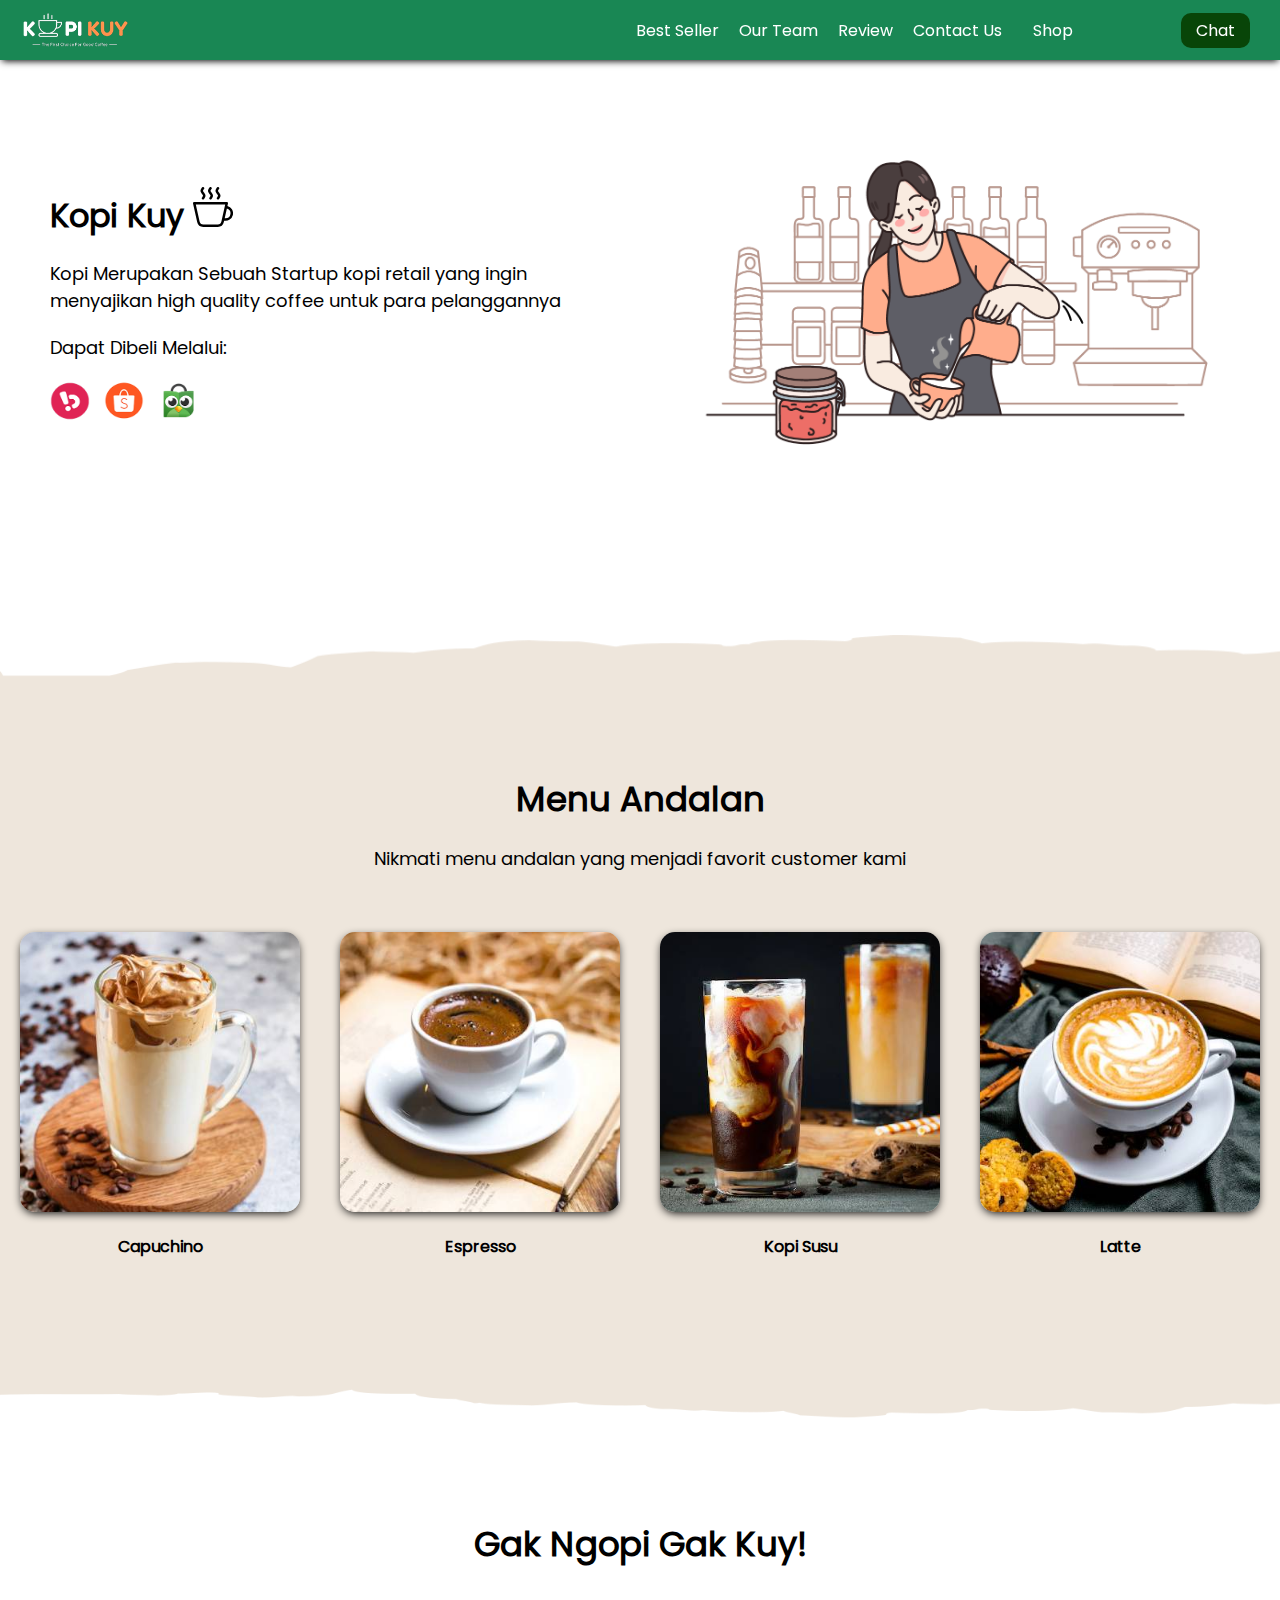
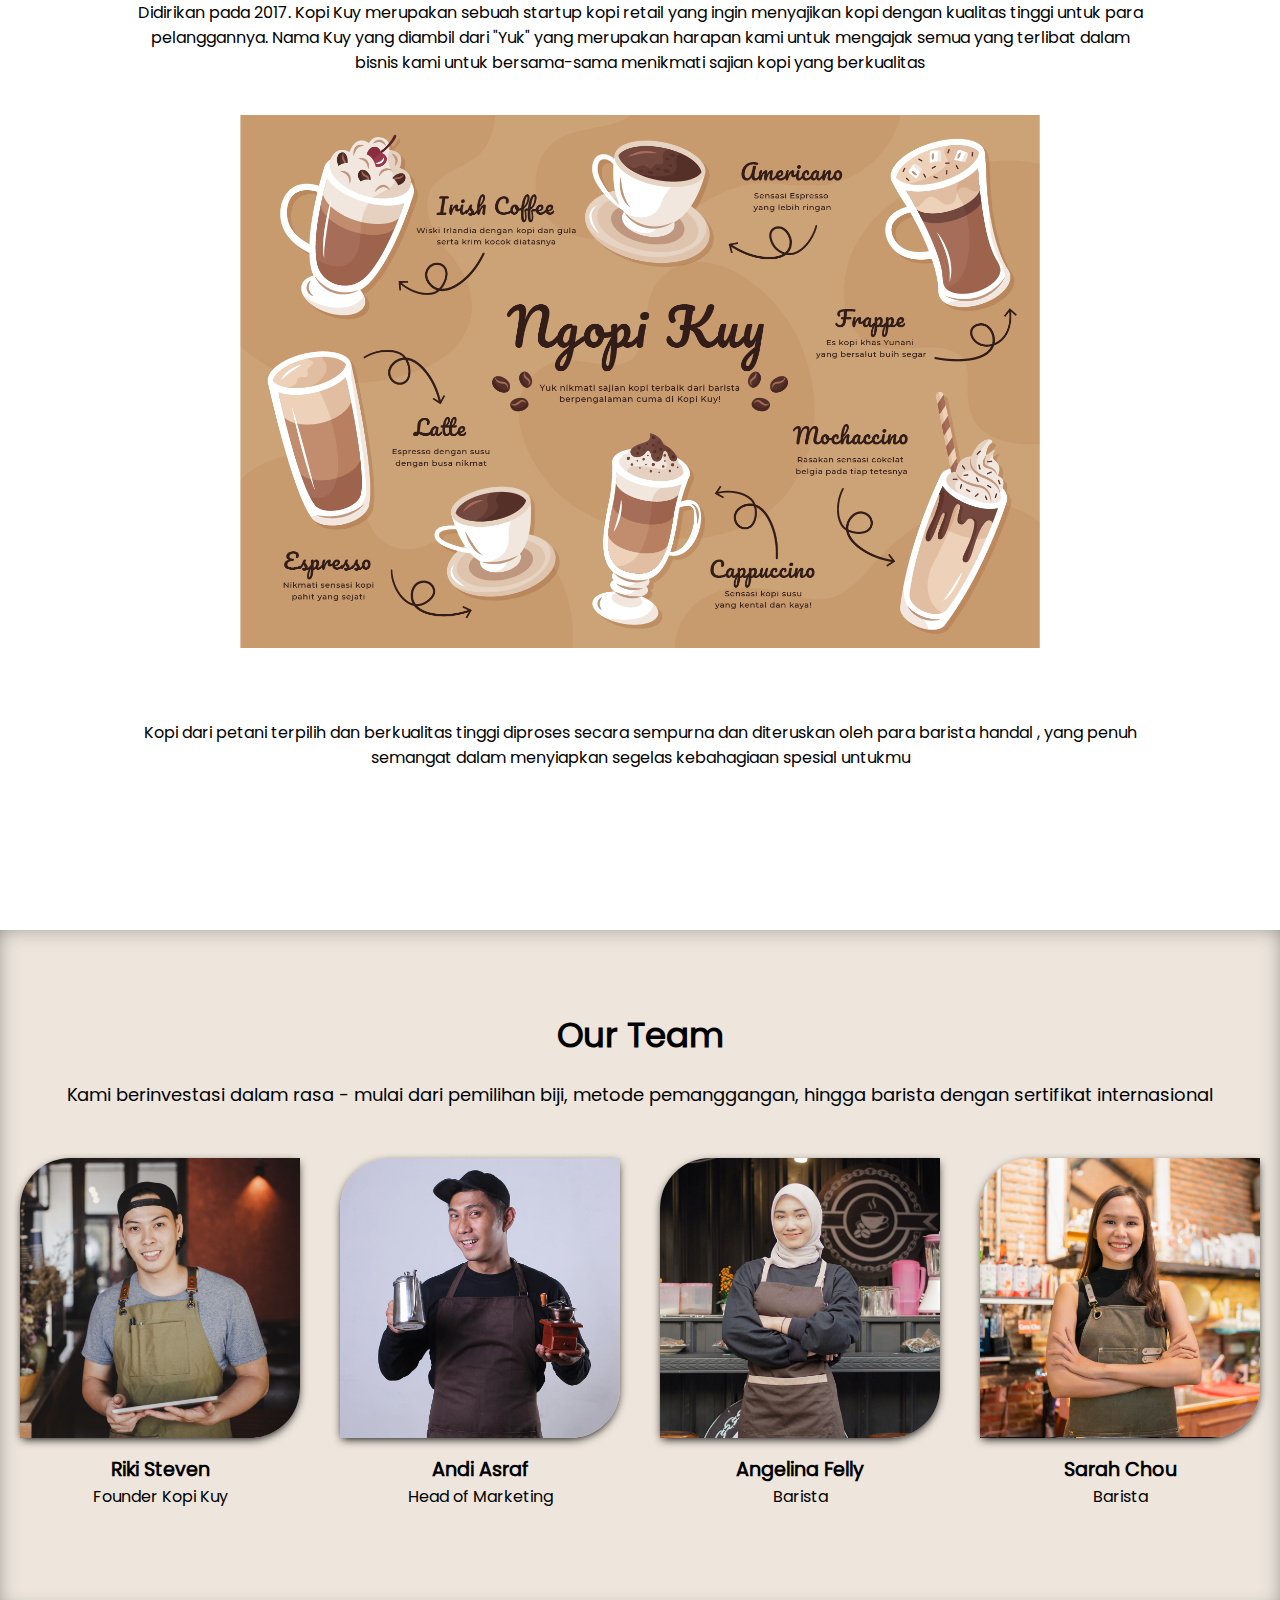
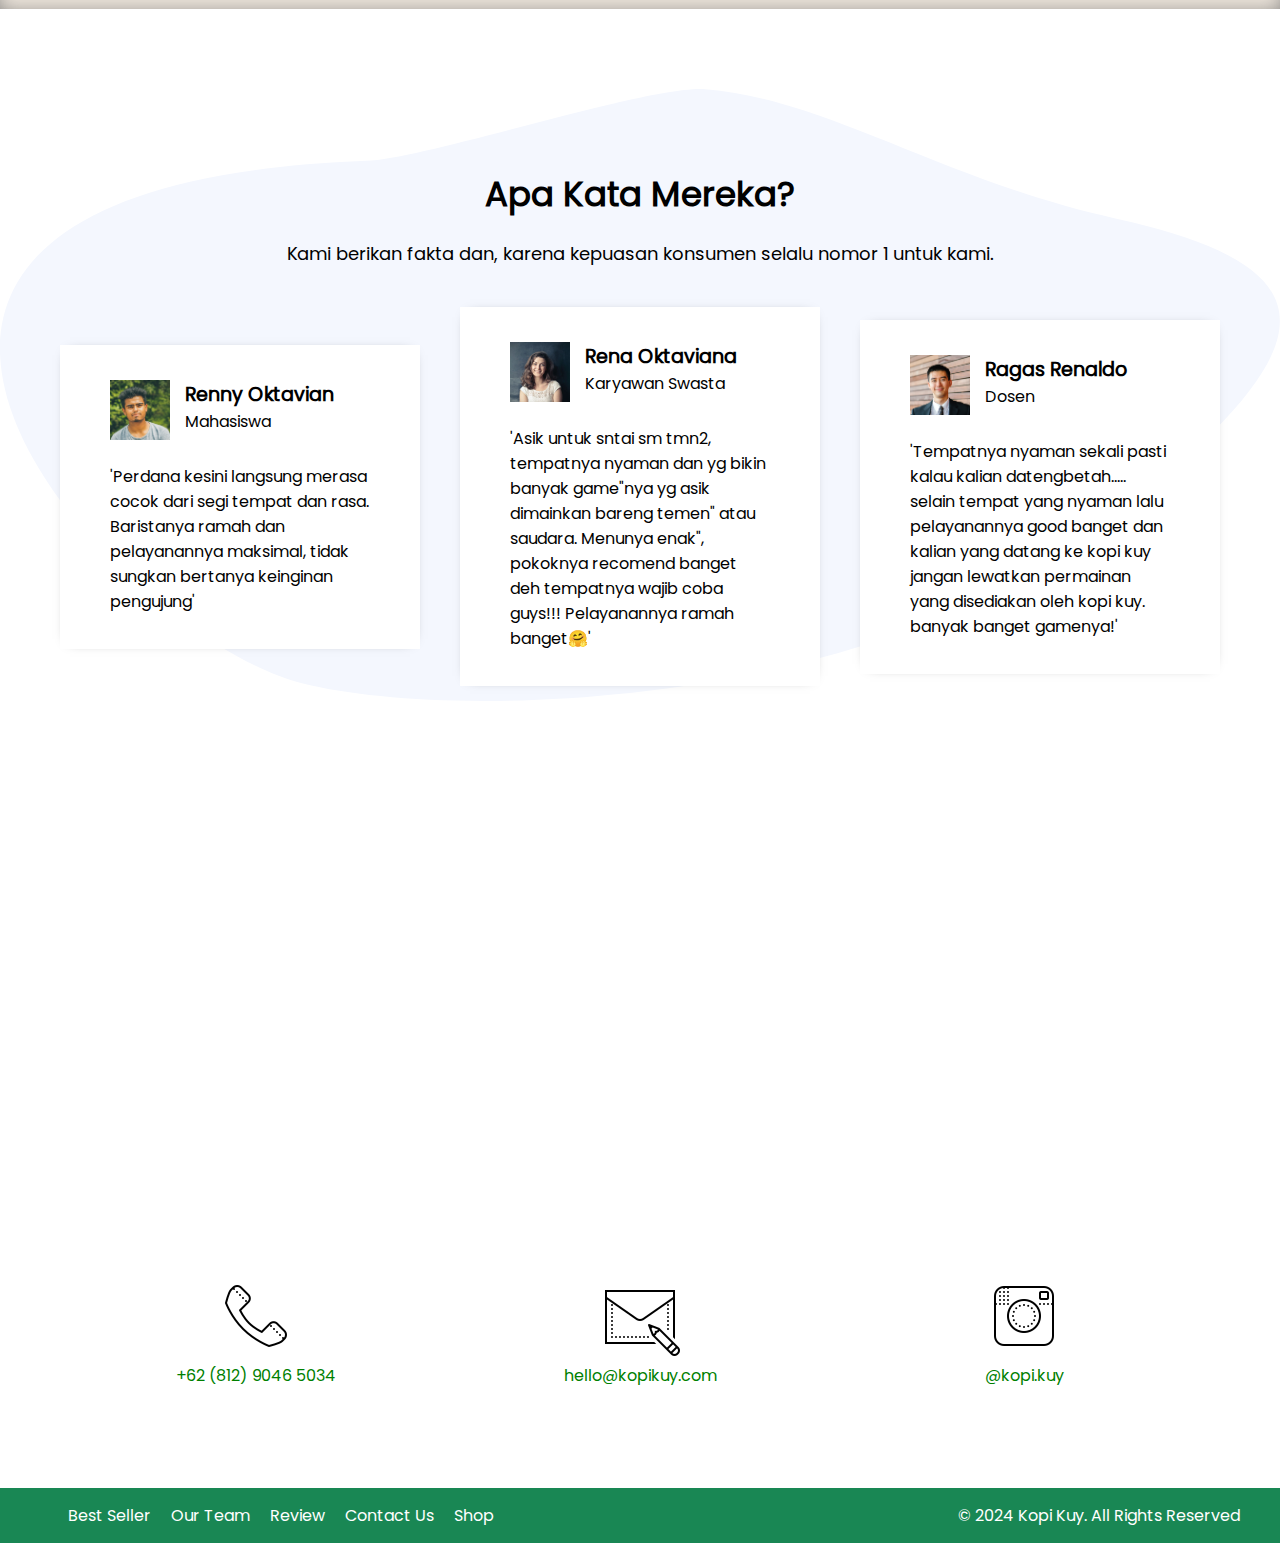
<file: index.html>
<!DOCTYPE html>
<html lang="id">

<head>
    <meta charset="UTF-8">
    <meta http-equiv="X-UA-Compatible" content="IE=edge">
    <meta name="viewport" content="width=device-width, initial-scale=1.0">
    <link rel="shortcut icon" href="images/favicon.ico" type="image/x-icon">
    <title>Website Kopi Kuy</title>
    <link rel="stylesheet" href="css/style.css">
</head>

<body>
    <nav>
        <img class="logo" src="images/logo/logo_kuy.png">
        <div class="navigasi">
            <a href="#best-seller">Best Seller</a>
            <a href="#our-team">Our Team</a>
            <a href="#review">Review</a>
            <a href="#contact-us">Contact Us</a>
        </div>
        <a class="shop" href="produk.html">Shop</a>
        <a class="chat" href="https://wa.me/628123456?text=Saya ingin bertanya" target="_blank">Chat</a>
    </nav>

    <!--Tulis kode header mulai di baris 28-->

    <header>
        <div class="kiri">
            <h1>Kopi Kuy <img src="images/icon/icon_kopi.svg" alt=""></h1>

            <p>Kopi Merupakan Sebuah Startup kopi retail yang ingin menyajikan high quality coffee untuk para pelanggannya</p>

            <p>Dapat Dibeli Melalui:</p>

            <div class="olshop">
                <img  src="images/logo/logo_bukalapak.png" alt="">
                <img  src="images/logo/logo_shopee.png" alt="">
                <img  src="images/logo/logo_tokopedia.png" alt="">
            </div>
        </div>
        <div class="kanan">
            <img  src="images/header/header1.png" alt="hero">
        </div>
    </header>

<section class="best-seller" id="best-seller">
    <h2>Menu Andalan</h2>
    <p>Nikmati menu andalan yang menjadi favorit customer kami</p>
    <div class="produk">
        <img src="images/produk/product_capuchino.jpg" alt="">
        <p>Capuchino</p>
    </div>
    <div class="produk">
        <img src="images/produk/product_espresso.jpg" alt="">
        <p>Espresso</p>
    </div>
    <div class="produk">
        <img src="images/produk/product_kopi_susu.jpg" alt="">
        <p>Kopi Susu</p>
    </div>
    <div class="produk">
        <img src="images/produk/product_latte.jpg" alt="">
        <p>Latte</p>
    </div>
</section>

<section class="about-us" id="about-us">
    <h2> Gak Ngopi Gak Kuy!</h2>
    <p>Didirikan pada 2017. Kopi Kuy merupakan sebuah startup kopi retail yang ingin menyajikan kopi dengan kualitas tinggi
    untuk para pelanggannya. Nama Kuy yang diambil dari "Yuk" yang merupakan harapan kami untuk mengajak semua yang
    terlibat dalam bisnis kami untuk bersama-sama menikmati sajian kopi yang berkualitas</p>
    
<div class="tengah">
    <img  src="images/about-us/aset_kopi_jumbo.png" alt="">
    <br></br>
    <p>Kopi dari petani terpilih dan berkualitas tinggi diproses secara sempurna dan diteruskan oleh para barista handal
        , yang penuh semangat dalam menyiapkan segelas kebahagiaan spesial untukmu
    </p>
</div>
</section>

<section class="our-team" id="our-team">
    <h2> Our Team</h2>
    <p>Kami berinvestasi dalam rasa - mulai dari pemilihan biji, metode pemanggangan, hingga barista dengan sertifikat internasional</p>
    <div class="team">
        <img src="images/team/team1.jpg" alt="">
        <h3>Riki Steven</h3>
        <p>Founder Kopi Kuy</p>
    </div>
    <div class="team">
        <img src="images/team/team2.jpg" alt="">
         <h3>Andi Asraf</h3>
        <p>Head of Marketing</p>
    </div>
     <div class="team">
        <img src="images/team/team3.jpg" alt="">
        <h3>Angelina Felly</h3>
         <p>Barista</p>
     </div>
    <div class="team">
        <img src="images/team/team4.jpg" alt="">
        <h3>Sarah Chou</h3>
        <p>Barista</p>
    </div>
</section>

<section class="review" id="review">
    <h2>Apa Kata Mereka?</h2>
    <p>Kami berikan fakta dan, karena kepuasan konsumen selalu nomor 1 untuk kami.</p>
    <div class="testimoni">
        <img src="images/customer/customer1.jpg" alt="">
        <div class="profile">
            <h3>Renny Oktavian</h3>
            <p>Mahasiswa</p>
        </div>
            <p>'Perdana kesini langsung merasa cocok dari segi tempat dan rasa. Baristanya ramah dan pelayanannya maksimal, tidak sungkan bertanya keinginan pengujung'</p>
    </div>
    <div class="testimoni">
        <img src="images/customer/customer2.jpg" alt="">
        <div class="profile">
            <h3>Rena Oktaviana</h3>
            <p>Karyawan Swasta</p>
        </div>
            <p>'Asik untuk sntai sm tmn2, tempatnya nyaman dan yg bikin banyak game"nya yg asik dimainkan bareng temen" atau saudara. Menunya enak", pokoknya recomend banget deh tempatnya wajib coba guys!!! Pelayanannya ramah banget🤗'</p>
    </div>
    <div class="testimoni">
        <img src="images/customer/customer3.jpg" alt="">
        <div class="profile">
            <h3>Ragas Renaldo</h3>
            <p>Dosen</p>
        </div>
            <p>'Tempatnya nyaman sekali pasti kalau kalian datengbetah..... selain tempat yang nyaman lalu pelayanannya good banget dan kalian yang datang ke kopi kuy jangan lewatkan permainan yang disediakan oleh kopi kuy. banyak banget gamenya!'</p>
    </div>
</section>

<section class="contact-us" id="contact-us">
    <iframe src="https://www.google.com/maps/embed?pb=!1m14!1m8!1m3!1d7932.741866032694!2d106.668581!3d-6.214715!3m2!1i1024!2i768!4f13.1!3m3!1m2!1s0x2e69f9912c7f297b%3A0xe5a3a671dae861ab!2sKopi%20kuy!5e0!3m2!1sid!2sid!4v1680617229460!5m2!1sid!2sid"
    allowfullscreen="" loading="lazy" referrerpolicy="no-referrer-when-downgrade"></iframe>

    <div class="kontak">
        <img src="images/icon/icon_phone.png" alt="">
        <p>+62 (812) 9046 5034</p>
    </div>
    <div class="kontak">
        <img src="images/icon/icon_mail.png" alt="">
        <p>hello@kopikuy.com</p>
    </div>
    <div class="kontak">
        <img src="images/icon/icon_instagram.png" alt="">
        <p>@kopi.kuy</p>
    </div>
</section>

<footer>
   <div class="navigasi">
    <a href="#best-seller"> Best Seller</a>
    <a href="#our-team"> Our Team</a>
    <a href="#review"> Review</a>
    <a href="#contact-us"> Contact Us</a>
    <a href="produk.html"> Shop</a>
   </div>
    <p> © 2024 Kopi Kuy. All Rights Reserved </p>
</footer>
</body>

</html>
</file>
<file: css/style.css>
/* Kode * di bawah ini untuk mereset tampilan setiap web browser supaya seragam */

* {
   box-sizing: border-box;
   margin: 0;
   padding: 0;
}

html {
   /* scroll-behavior: smooth agar scroll ketika klik pada navigasi menjadi halus */
   scroll-behavior: smooth;
}

/* 
Kode di bawah ini untuk mengatur nav sampai footer agar memiliki tampilan flexibel
selengkapnya akan di bahas di hari ke 3
*/

nav,
header,
section,
footer {
   /* 
      display: flex memiliki pengaturan yang dapat mengatur agar elemen
      di dalamnya memiliki ukuran yang fleksibel
      digunakan saat ada elemen yang isinya lebih dari satu kolom
   */
   display: flex;
   /* 
      align-items: center mengatur elemen di dalamnya rata tengah vertikal
   */
   align-items: center;

   /* 
      justify-content: center mengatur elemen di dalamnya rata tengah horizontal
   */
   justify-content: center;

   /* 
      flex-wrap: wrap mengatur agar jika lebar elemen berlebih, maka elemen
      akan otomatis diletakan di baris baru (tidak dipaksakan di satu baris)
   */
   flex-wrap: wrap;
}



/* 
Kode @font-face untuk menginstall font ke dalam Website 
src adalah untuk lokasi fontnya, font dapat di cari di website https://fonts.google.com/
dengan memberi nama family, maka kita mendaftarkan font tersebut ke dalam website
*/

@font-face {
   src: url(../fonts/poppins.woff2);
   font-family: 'Poppins';
}

body {
   /* 
   mendaftarkan semua teks pada body menjadi family Poppins 
   kenapa pada body? karena elemen body membungkus semua elemen dari nav section sampai footer
   */
   font-family: 'Poppins';
}

/*
Misalnya ada font dari google yang bernama Irish Grover yang berada di:
https://fonts.gstatic.com/s/irishgrover/v23/buExpoi6YtLz2QW7LA4flVgv__RP.woff2

maka bisa coba copy kode berikut untuk menginstall font tadi:

@font-face {
  font-family: 'Irish Grover';
  font-style: normal;
  font-weight: 400;
  src: url(https://fonts.gstatic.com/s/irishgrover/v23/buExpoi6YtLz2QW7LA4flVgv__RP.woff2) format('woff2');
}

Jika kode di atas sudah di copy
Nanti pada element yang ingin menggunakan font Irish Grover Tadi, tinggal diganti font-familynya
misal mau mengganti h1 dan h2 maka kodenya sebagai berikut:

h1,h2 {
   font-family: 'Irish Grover';
}

*/


a {
   /* menghilangkan garis bawah pada link */
   text-decoration: none;

   /* 
   color: adalah untuk mengganti warna tulisan.
   color:unset digunakan pada a untuk menghilangkan warna bawaan pada link (biasanya warna biru) 
   */
   color: unset;
}

h2 {
   /* mengatur ukuran huruf ke 34 pixel */
   font-size: 34px;
}

h3 {
   /* mengatur ukuran huruf ke 1.2rem */
   font-size: 1.2rem;
}

h1,
h2,
h3 {
   /* mengatur tebal huruf bisa bold, normal*/
   font-weight: bold;
}

img {
   /* 
      kode max-width artinya lebar maksimal
      mengatur agar semua elemen img memiliki lebar maksimal 100% agar
      besar gambar tidak melebihi layar ataupun elemen pembungkus
   */
   max-width: 100%;
}

/* Navigasi */

nav {
   /* 
   background-color mengatur warna latar belakang 
   untuk pengguna hp, pergantian warna tidak bisa seperti vs code
   hanya dapat menggunakan warna bahasa inggris seperti: red, green, brown, purple dsb
   untuk pengguna vscode silahkan arahkan mouse ke kotak warna di bawah
   untuk mengganti warna sesuai keinginan
   */
   background-color: #198754;

   /* box-shadow membuat efek bayangan */
   box-shadow: 0 3px 7px -2px #000;

   /* width mengatur lebar elemen. 100% agar lebarnya full dari kiri sampai kanan layar */
   width: 100%;

   /* 
   padding digunakan untuk memberi jarak ke dalam. 
   efeknya bila digunakan pada elemen yang memiliki warna latar akan membuat elemen tersebut 'gemuk'
   padding-top artinya jarak ke atas, nilai padding dapat berupa
   padding-top, padding-bottom, padding-left, padding-right
   */
   padding-top: 10px;
   padding-bottom: 10px;

   /* 
   position mengatur posisi elemen, position:fixed supaya elemen nav akan ikut menempel di atas layar
   saat kita scroll ke bawah. Jika ingin navigasi gak nempel, bisa menggunakan position:static;
   */
   position: fixed;

   /* Nilai z-index semakin besar, maka elemen akan semakin di depan */
   z-index: 500;
}

img.logo {
   /* height mengatur tinggi elemen */
   height: 40px;
   /* penjelasan margin mirip dengan padding, fungsinya untuk memberi jarak pada elemen */
   margin-left: 20px;
}

div.navigasi {
   margin-left: auto;
   margin-right: 15px;
}

nav a {
   color: #fff;
   padding-left: 8px;
   padding-right: 8px;
}

a.shop {
   margin-right: 100px;
}

a.chat {
   margin-right: 30px;
   background-color: rgb(8, 69, 8);
   color: #fff;
   padding-top: 5px;
   padding-right: 15px;
   padding-bottom: 5px;
   padding-left: 15px;
   border-radius: 10px;
}


/* 
   PERHATIKAN bahwa dalam mengatur elemen, nama elemen langsung ditulis
   sedangkan untuk mengatur class, dibutuhkan tanda titik (.) terlebih dulu
   img {} berarti seluruh elemen dengan tag img (<img src="....">), 
   sedangkan .img artinya hanya elemen dengan class img (<img class="img" src="...">) 
*/


/* HEADER */


header,
section {
   /*
    padding mengatur jarak ke dalam
    pada padding dan margin ditambahkan top / right / bottom / top 
    untuk mengatur jarak masing-masing 
   */
   padding-top: 80px;
   padding-bottom: 80px;

   /* margin mengatur jarak ke luar */
   margin-bottom: 80px;
}

/* penulisan CSS dapat digabung dengan beberapa elemen */
header div.kiri,
header div.kanan {
   /* width mengatur lebar elemen. 50% artinya setengah ukuran elemen pembungkus */
   width: 50%;
   padding: 50px;
}

header h1 {
   margin-bottom: 20px;
}

header p {
   /* font-size digunakan untuk mengatur ukuran huruf */
   font-size: 18px;
   margin-bottom: 20px;
}

div.olshop img {
   width: 40px;
   /* aspect-ratio:1 agar tinggi menyesuaikan width */
   aspect-ratio: 1;
   margin-right: 10px;
}

/* Best Seller */

section.best-seller {
   position: relative;

   /* background-color mengatur warna latar belakang elemen */
   background-color: #EEE6DC;

   /* text-align mengatur rata tulisan, bisa bernilai: left, right, center, justify */
   text-align: center;
}

/* 
terkait position, after, dan before memerlukan pemahaman mendalam
terkait layout pada CSS untuk dapat memahami secara penuh 
*/

section.best-seller::before,
section.best-seller::after {
   position: absolute;
   content: "";
   width: 100%;
   height: 76px;

   /* background-image untuk menambahkan gambar sebagai background */
   background-image: url(../images/background/garis-atas.png);

   /*background-size agar gambar latar menyesuaikan tinggi / lebar elemen */
   background-size: cover;

   top: -60px;
   left: 0;
}

section.best-seller::after {
   height: 60px;
   background-image: url(../images/background/garis-bawah.png);
   top: unset;
   bottom: -60px;
}

section.best-seller h2 {
   margin-bottom: 20px;
   width: 100%;
}

/* 
Penulisan section.best-seller > p berarti mengatur elemen p yang langsung
di bungkus oleh elemen <section class="best-seller">
aturan ini tidak berlaku untuk elemen <p> yang ada di dalam <div class="produk">
*/

section.best-seller>p {
   font-size: 18px;
   margin-bottom: 40px;
   width: 100%;
}

div.produk {
   /* 
      Penulisan padding dan margin seperti padding:20px ini penulisan singkat 
      yang berarti top, right, bottom, left nilainya sama, yaitu 20px 
   */
   padding: 20px;
   width: 25%;
}

div.produk img {
   /* transition membuat animasi transisi dari perubahan style, 0.3s berarti 0.3 detik */
   transition: all 0.3s ease;

   /* border-radius  Membuat sudut membulat */
   border-radius: 15px;

   /* box-shadow membuat efek bayangan */
   box-shadow: 0 3px 10px -2px #000;
}

/*

kode div.produk img:hover akan dijalankan saat mouse ada di atas elemen <img> yang ada
di dalam <div class="produk"> 
karena ada efek transition pada div.produk img 
maka akan menghasilkan efek animasi yang smooth

*/
div.produk img:hover {

   /* membuat transformasi, bisa berupa scale(1.05), rotate(180deg), translateY(-50px), dsb */
   transform: scale(0.9);
   border-radius: 50%;
}

div.produk p {
   margin-top: 15px;
   font-weight: bold;
}



/* About US */

section.about-us {
   /* max-width: 80%; mengatur lebar maksimal elemen tidak boleh melebihi 80% layar */
   max-width: 80%;

   /* margin-left dan margin-right auto akan membuat posisi elemen berada di tengah */
   margin-left: auto;
   margin-right: auto;
   text-align: center;
}

section.about-us h2 {
   margin-bottom: 30px;
   width: 100%;
}

section.about-us img {
   /* 
      Penulisan width: 800px dan max-width: 100% mengatur agar
      elemen memiliki lebar 800px namun tidak boleh melebihi 100% ukuran layar
   */
   width: 800px;
   max-width: 100%;
   margin: auto;
}

/*
section.about-us p:nth-child(2) berarti mengatur elemen ke 2 dengan jenis <p>
yang ada di dalam <section class="about-us">
*/

section.about-us p:nth-child(2) {
   margin-bottom: 40px;
}

section.about-us p:nth-child(4) {
   margin-top: 40px;
}


/* OUR TEAM */

section.our-team {
   background-color: #EEE6DC;
   box-shadow: inset 0px 0px 23px -6px #707070;
   text-align: center;
}

section.our-team h2 {
   margin-bottom: 20px;
   width: 100%;
}

section.our-team>p {
   margin-bottom: 30px;
   font-size: 18px;
   width: 800px;
   max-width: 90%;
   margin-left: auto;
   margin-right: auto;
   width: 100%;
}

div.team {
   width: 25%;
   padding: 20px;
}

div.team img {
   width: 100%;
   aspect-ratio: 1/1;
   object-fit: cover;
   box-shadow: 0 3px 10px -2px #000;
   border-radius: 50px 0px 50px 0px;
   margin-bottom: 10px;
}


/* REVIEW */

section.review {
   background-image: url(../images/background/bg-review.svg);
   /* 
      background-size: contain;
      membuat gambar latar belakang tidak terpotong
   */
   background-size: contain;

   /* 
      background-repeat: no-repeat;
      membuat gambar latar belakang tidak diulang (duplikat)
   */
   background-repeat: no-repeat;
   padding-left: 40px;
   padding-right: 40px;
   justify-content: space-around;
   /* align-items: stretch; membuat tinggi elemen di dalam .review .baris seragam */
   text-align: center;
}

section.review h2 {
   margin-bottom: 20px;
   width: 100%;
}

section.review>p {
   margin-bottom: 40px;
   font-size: 18px;
   width: 100%;
}

div.testimoni {
   width: 30%;
   display: flex;
   flex-wrap: wrap;
   padding: 35px 50px;
   box-shadow: 0px 0px 12px -10px #000;
   background-color: #fff;
}

div.testimoni img {
   width: 60px;
   height: 60px;
   margin-right: 15px;
   object-fit: cover;
}

div.profile {
   text-align: left;
   display: block;
   margin-bottom: 30px;
   width: calc(100% - 75px);
}

div.profile p {
   width: 100%;
   text-align: left;
}

div.testimoni>p {
   width: 100%;
   text-align: left;
}

*[data-from="tmp"]>* {
   position: relative;
}

*[data-from="tmp"]>*:nth-child(1):before {
   position: absolute;
   color: red;
   bottom: 40px;
   content: "prakerja";
   font-size: 13px;
   z-index: 10;
   text-decoration: line-through;
}

/* CONTACT US */
section.contact-us {
   margin-bottom: 20px;
}

section.contact-us iframe {
   width: 100%;
   height: 300px;
   border: 0;
}

div.kontak {
   width: 30%;
   /* color mengatur warna tulisan */
   color: green;
   text-align: center;
   margin-top: 50px;
}


/* FOOTER */

footer {
   background-color: #198754;
   padding-top: 15px;
   padding-bottom: 15px;
   color: #fff;
   padding-right: 40px;
   padding-left: 40px;
}

footer div.navigasi {
   margin-left: 20px;
   margin-right: auto;
}

footer div.navigasi a {
   padding: 8px;
}



/* UNTUK kode RESPONSIF hari ke 3 tulis DI BAWAH sini */



/* Kode CSS Selesai di sini */
@media (max-width:600px) {

   div.navigasi {
         display: none;
   }      

   a.shop {
      margin-right: 20px;
      margin-left: auto;
      }

      header div.kiri,
      header div.kanan {
    width: 100%;
    padding: 30px;
    text-align: center;
   }

   div.produk,
   div.kontak,
   div.team {
   width: 50%;
}

div.testimoni {
   width: 100%;
   padding: 42px 16px;
   margin-bottom: 29px;
   }
}
</file>
